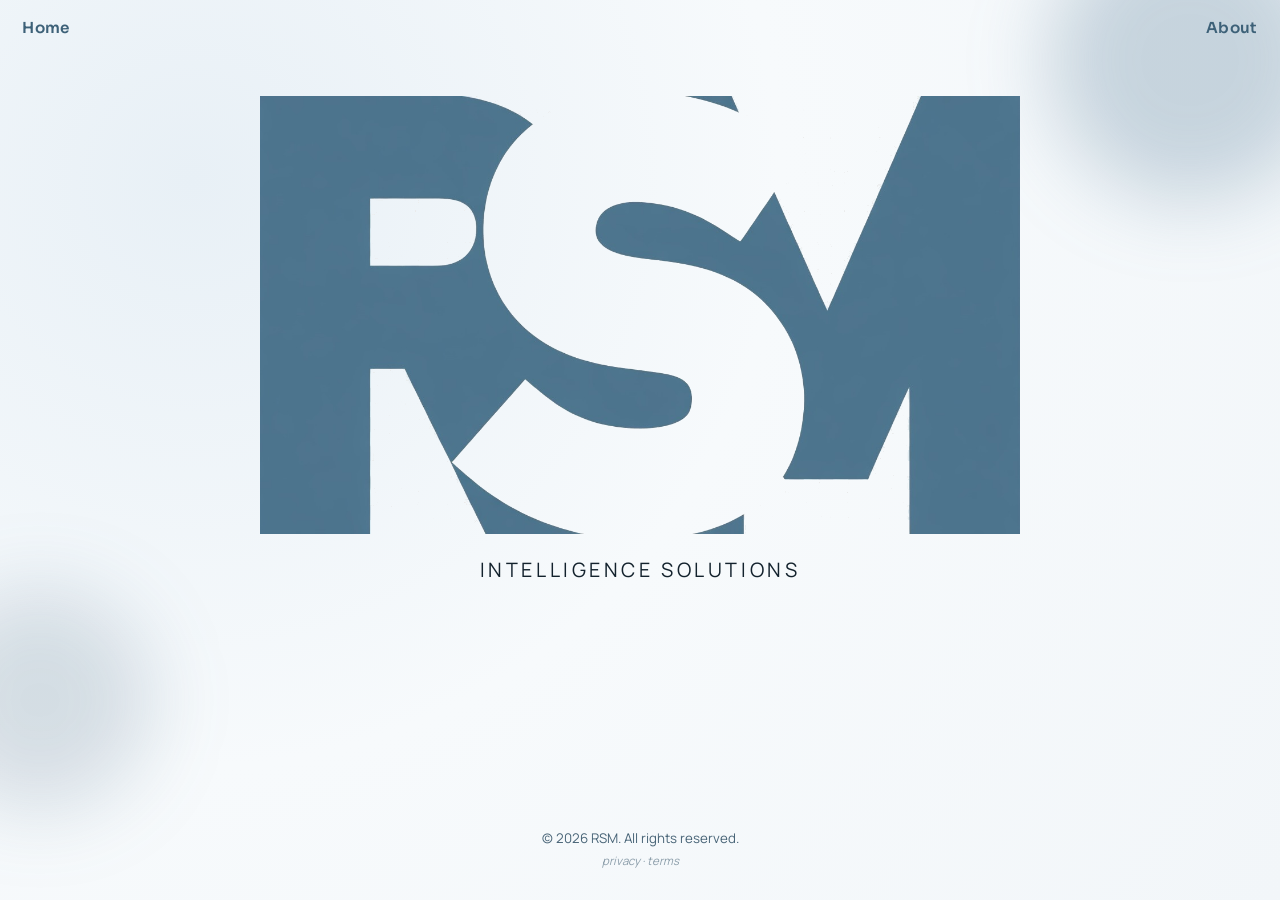
<file: index.html>
<!DOCTYPE html>
<html lang="en">
<head>
  <meta charset="UTF-8">
  <meta name="viewport" content="width=device-width, initial-scale=1.0">
  <title>RSM</title>
  <meta name="description" content="RS Managment contact information and company overview.">
  <link rel="preconnect" href="https://fonts.googleapis.com">
  <link rel="preconnect" href="https://fonts.gstatic.com" crossorigin>
  <link href="https://fonts.googleapis.com/css2?family=Manrope:wght@400;500;700&family=Sora:wght@500;700&display=swap" rel="stylesheet">
  <link rel="stylesheet" href="styles.css?v=20260324e">
</head>
<body>
  <div class="site-bg" aria-hidden="true"></div>

  <header class="nav-wrap">
    <nav class="nav" aria-label="Main">
      <a class="nav-home" href="#home">Home</a>
      <div class="nav-dropdown">
        <button class="nav-about" type="button" aria-haspopup="true" aria-expanded="false" aria-controls="about-menu">
          About
        </button>
        <div class="nav-dropdown-menu" id="about-menu" role="menu" aria-label="About menu">
          <a class="nav-dropdown-item" role="menuitem" href="/about/">About</a>
          <a class="nav-dropdown-item" role="menuitem" href="/privacy/">Privacy</a>
          <a class="nav-dropdown-item" role="menuitem" href="/terms/">Terms</a>
        </div>
      </div>
    </nav>
  </header>

  <main>
    <section id="home" class="hero">
      <img src="assets/rsm-logo-1.png" alt="RSM logo" class="hero-logo">
      <p class="subtitle">Intelligence Solutions</p>
    </section>

  </main>

  <footer class="footer">
    <small>© <span id="year"></span> RSM. All rights reserved.</small>
    <div class="footer-links"><a href="/privacy/">privacy</a> &middot; <a href="/terms/">terms</a></div>
  </footer>

  <script>
    document.getElementById("year").textContent = new Date().getFullYear();

    const dropdown = document.querySelector(".nav-dropdown");
    const toggle = dropdown.querySelector(".nav-about");

    toggle.addEventListener("click", () => {
      const isOpen = dropdown.classList.toggle("open");
      toggle.setAttribute("aria-expanded", isOpen ? "true" : "false");
    });

    document.addEventListener("click", (event) => {
      if (!dropdown.contains(event.target)) {
        dropdown.classList.remove("open");
        toggle.setAttribute("aria-expanded", "false");
      }
    });

    document.addEventListener("keydown", (event) => {
      if (event.key === "Escape") {
        dropdown.classList.remove("open");
        toggle.setAttribute("aria-expanded", "false");
      }
    });
  </script>
</body>
</html>
</file>
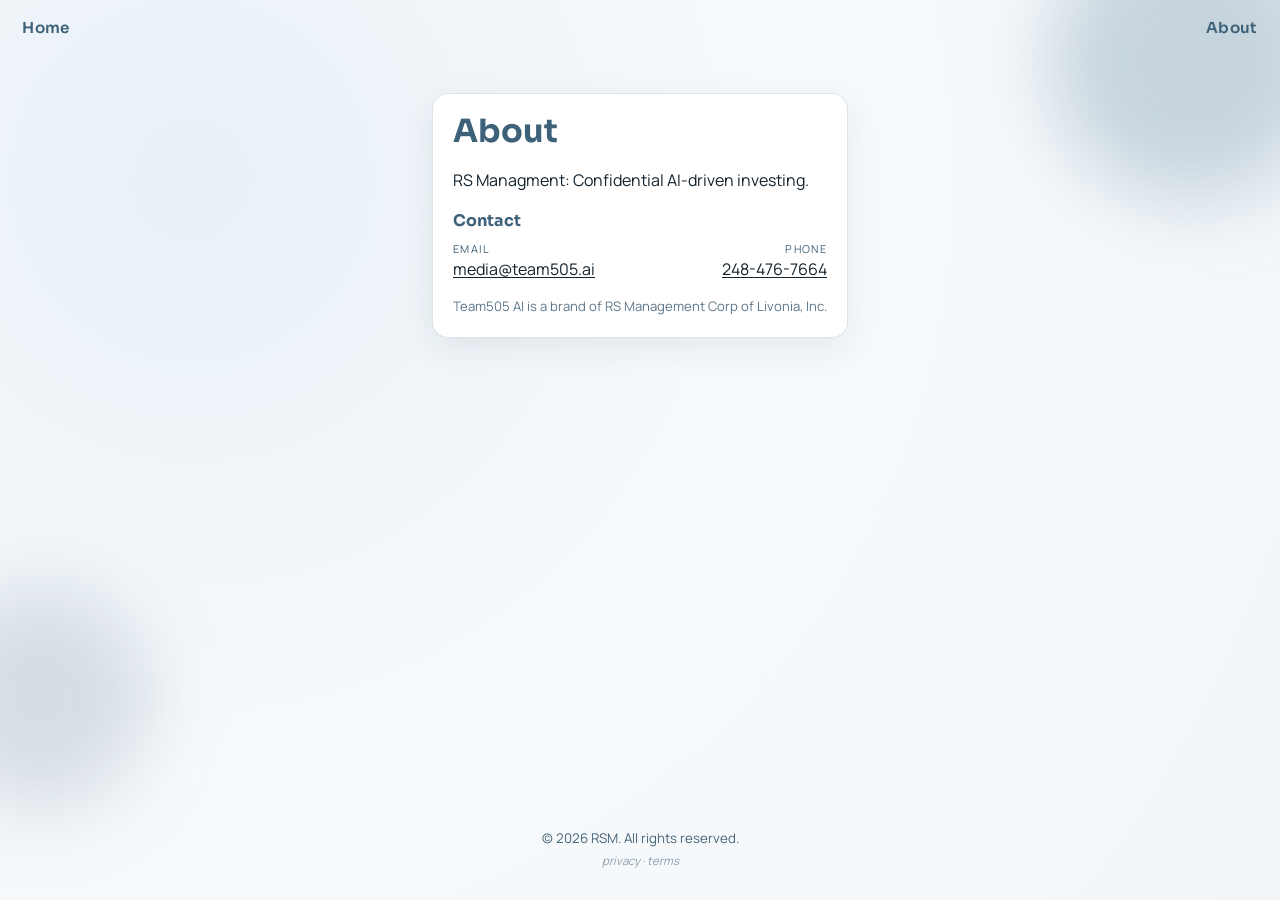
<file: about/index.html>
<!DOCTYPE html>
<html lang="en">
<head>
  <meta charset="UTF-8">
  <meta name="viewport" content="width=device-width, initial-scale=1.0">
  <title>About | RS Management</title>
  <meta name="description" content="About RS Management Corp of Livonia, Inc.">
  <link rel="preconnect" href="https://fonts.googleapis.com">
  <link rel="preconnect" href="https://fonts.gstatic.com" crossorigin>
  <link href="https://fonts.googleapis.com/css2?family=Manrope:wght@400;500;700&family=Sora:wght@500;700&display=swap" rel="stylesheet">
  <link rel="stylesheet" href="../styles.css?v=20260324e">
</head>
<body>
  <div class="site-bg" aria-hidden="true"></div>

  <header class="nav-wrap">
    <nav class="nav" aria-label="Main">
      <a class="nav-home" href="/">Home</a>
      <div class="nav-dropdown">
        <button class="nav-about" type="button" aria-haspopup="true" aria-expanded="false" aria-controls="about-menu">
          About
        </button>
        <div class="nav-dropdown-menu" id="about-menu" role="menu" aria-label="About menu">
          <a class="nav-dropdown-item" role="menuitem" href="/about/">About</a>
          <a class="nav-dropdown-item" role="menuitem" href="/privacy/">Privacy</a>
          <a class="nav-dropdown-item" role="menuitem" href="/terms/">Terms</a>
        </div>
      </div>
    </nav>
  </header>

  <main class="policy-main">
    <section class="policy-card">
      <h1>About</h1>

      <section class="policy-section">
        <p>RS Managment: Confidential AI-driven investing.</p>
      </section>

      <section class="policy-section">
        <h2>Contact</h2>
        <div class="contact-grid">
          <div>
            <p class="label">Email</p>
            <a href="mailto:media@team505.ai">media@team505.ai</a>
          </div>
          <div>
            <p class="label">Phone</p>
            <a href="tel:+12484767664">248-476-7664</a>
          </div>
        </div>
      </section>

      <section class="policy-section">
        <p class="legal-disclaimer">Team505 AI is a brand of RS Management Corp of Livonia, Inc.</p>
      </section>
    </section>
  </main>

  <footer class="footer">
    <small>© <span id="year"></span> RSM. All rights reserved.</small>
    <div class="footer-links"><a href="/privacy/">privacy</a> &middot; <a href="/terms/">terms</a></div>
  </footer>

  <script>
    document.getElementById("year").textContent = new Date().getFullYear();

    const dropdown = document.querySelector(".nav-dropdown");
    const toggle = dropdown.querySelector(".nav-about");

    toggle.addEventListener("click", () => {
      const isOpen = dropdown.classList.toggle("open");
      toggle.setAttribute("aria-expanded", isOpen ? "true" : "false");
    });

    document.addEventListener("click", (event) => {
      if (!dropdown.contains(event.target)) {
        dropdown.classList.remove("open");
        toggle.setAttribute("aria-expanded", "false");
      }
    });

    document.addEventListener("keydown", (event) => {
      if (event.key === "Escape") {
        dropdown.classList.remove("open");
        toggle.setAttribute("aria-expanded", "false");
      }
    });
  </script>
</body>
</html>
</file>
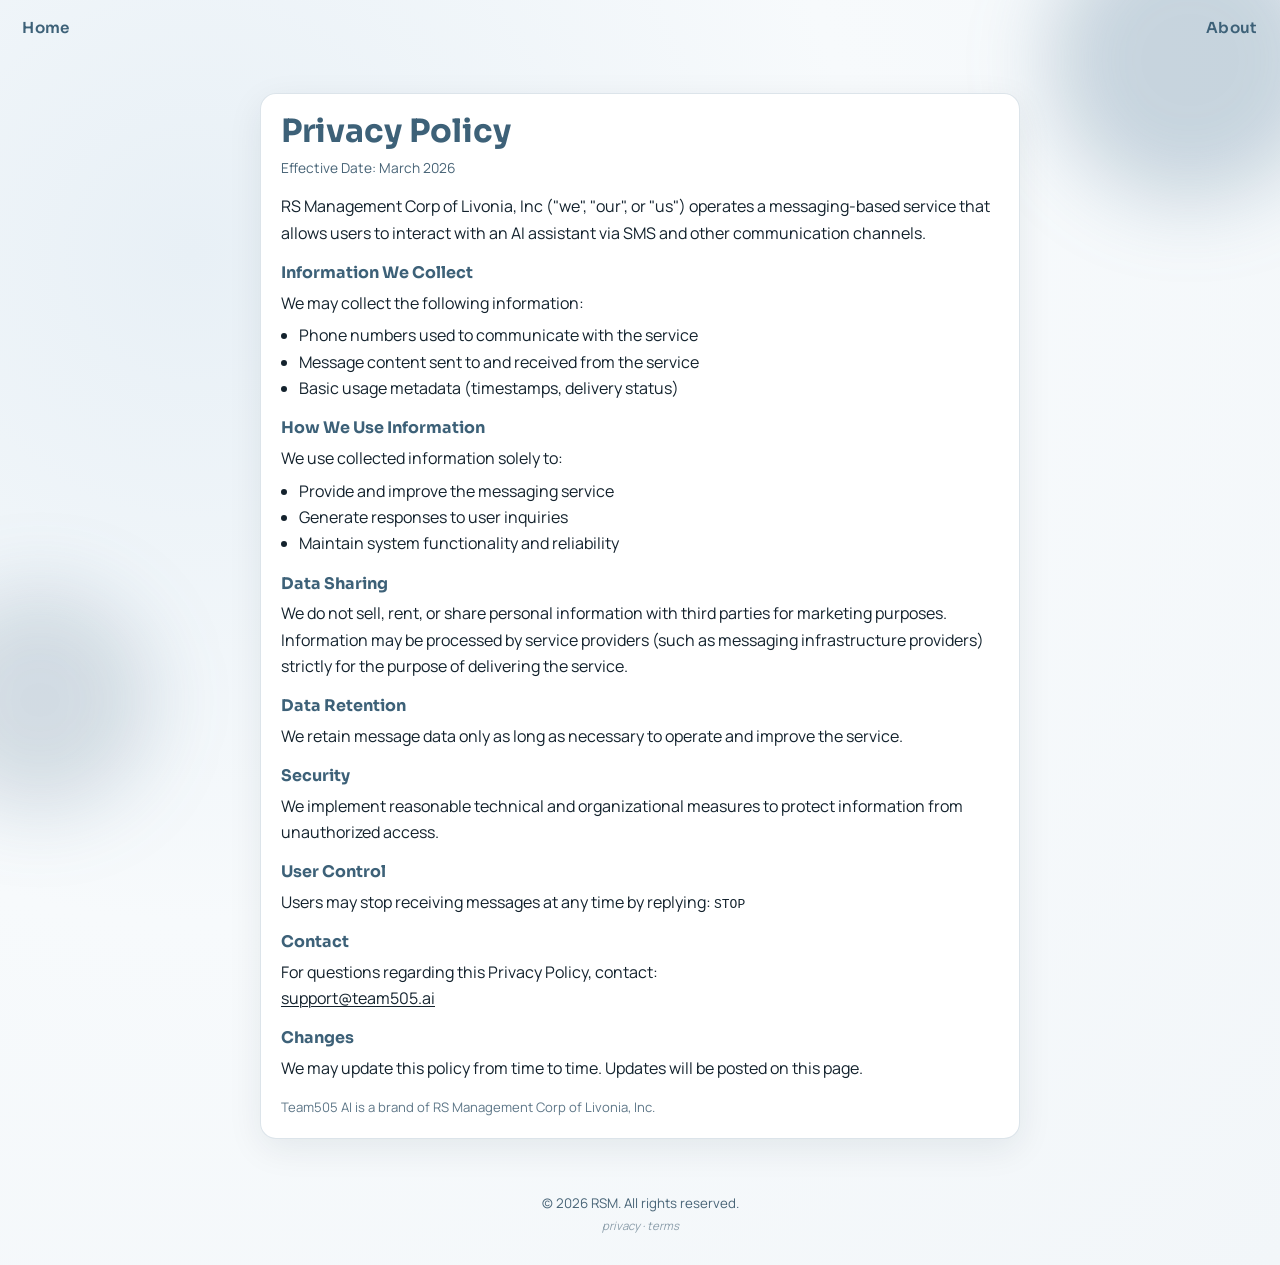
<file: privacy/index.html>
<!DOCTYPE html>
<html lang="en">
<head>
  <meta charset="UTF-8">
  <meta name="viewport" content="width=device-width, initial-scale=1.0">
  <title>Privacy Policy | Team505</title>
  <meta name="description" content="Privacy Policy for Team505 messaging services.">
  <link rel="preconnect" href="https://fonts.googleapis.com">
  <link rel="preconnect" href="https://fonts.gstatic.com" crossorigin>
  <link href="https://fonts.googleapis.com/css2?family=Manrope:wght@400;500;700&family=Sora:wght@500;700&display=swap" rel="stylesheet">
  <link rel="stylesheet" href="../styles.css?v=20260324e">
</head>
<body>
  <div class="site-bg" aria-hidden="true"></div>

  <header class="nav-wrap">
    <nav class="nav" aria-label="Main">
      <a class="nav-home" href="/">Home</a>
      <div class="nav-dropdown">
        <button class="nav-about" type="button" aria-haspopup="true" aria-expanded="false" aria-controls="about-menu">
          About
        </button>
        <div class="nav-dropdown-menu" id="about-menu" role="menu" aria-label="About menu">
          <a class="nav-dropdown-item" role="menuitem" href="/about/">About</a>
          <a class="nav-dropdown-item" role="menuitem" href="/privacy/">Privacy</a>
          <a class="nav-dropdown-item" role="menuitem" href="/terms/">Terms</a>
        </div>
      </div>
    </nav>
  </header>

  <main class="policy-main">
    <section class="policy-card">
      <h1>Privacy Policy</h1>
      <p class="effective-date">Effective Date: March 2026</p>

      <section class="policy-section">
        <p>
          RS Management Corp of Livonia, Inc ("we", "our", or "us") operates a messaging-based service
          that allows users to interact with an AI assistant via SMS and other communication
          channels.
        </p>
      </section>

      <section class="policy-section">
        <h2>Information We Collect</h2>
        <p>We may collect the following information:</p>
        <ul class="policy-list">
          <li>Phone numbers used to communicate with the service</li>
          <li>Message content sent to and received from the service</li>
          <li>Basic usage metadata (timestamps, delivery status)</li>
        </ul>
      </section>

      <section class="policy-section">
        <h2>How We Use Information</h2>
        <p>We use collected information solely to:</p>
        <ul class="policy-list">
          <li>Provide and improve the messaging service</li>
          <li>Generate responses to user inquiries</li>
          <li>Maintain system functionality and reliability</li>
        </ul>
      </section>

      <section class="policy-section">
        <h2>Data Sharing</h2>
        <p>
          We do not sell, rent, or share personal information with third parties for marketing
          purposes.
        </p>
        <p class="policy-contact">
          Information may be processed by service providers (such as messaging infrastructure
          providers) strictly for the purpose of delivering the service.
        </p>
      </section>

      <section class="policy-section">
        <h2>Data Retention</h2>
        <p>
          We retain message data only as long as necessary to operate and improve the service.
        </p>
      </section>

      <section class="policy-section">
        <h2>Security</h2>
        <p>
          We implement reasonable technical and organizational measures to protect information
          from unauthorized access.
        </p>
      </section>

      <section class="policy-section">
        <h2>User Control</h2>
        <p>Users may stop receiving messages at any time by replying: <code>STOP</code></p>
      </section>

      <section class="policy-section">
        <h2>Contact</h2>
        <p>For questions regarding this Privacy Policy, contact:</p>
        <p class="policy-contact"><a href="mailto:support@team505.ai">support@team505.ai</a></p>
      </section>

      <section class="policy-section">
        <h2>Changes</h2>
        <p>
          We may update this policy from time to time. Updates will be posted on this page.
        </p>
      </section>

      <section class="policy-section">
        <p class="legal-disclaimer">Team505 AI is a brand of RS Management Corp of Livonia, Inc.</p>
      </section>
    </section>
  </main>

  <footer class="footer">
    <small>© <span id="year"></span> RSM. All rights reserved.</small>
    <div class="footer-links"><a href="/privacy/">privacy</a> &middot; <a href="/terms/">terms</a></div>
  </footer>

  <script>
    document.getElementById("year").textContent = new Date().getFullYear();

    const dropdown = document.querySelector(".nav-dropdown");
    const toggle = dropdown.querySelector(".nav-about");

    toggle.addEventListener("click", () => {
      const isOpen = dropdown.classList.toggle("open");
      toggle.setAttribute("aria-expanded", isOpen ? "true" : "false");
    });

    document.addEventListener("click", (event) => {
      if (!dropdown.contains(event.target)) {
        dropdown.classList.remove("open");
        toggle.setAttribute("aria-expanded", "false");
      }
    });

    document.addEventListener("keydown", (event) => {
      if (event.key === "Escape") {
        dropdown.classList.remove("open");
        toggle.setAttribute("aria-expanded", "false");
      }
    });
  </script>
</body>
</html>
</file>
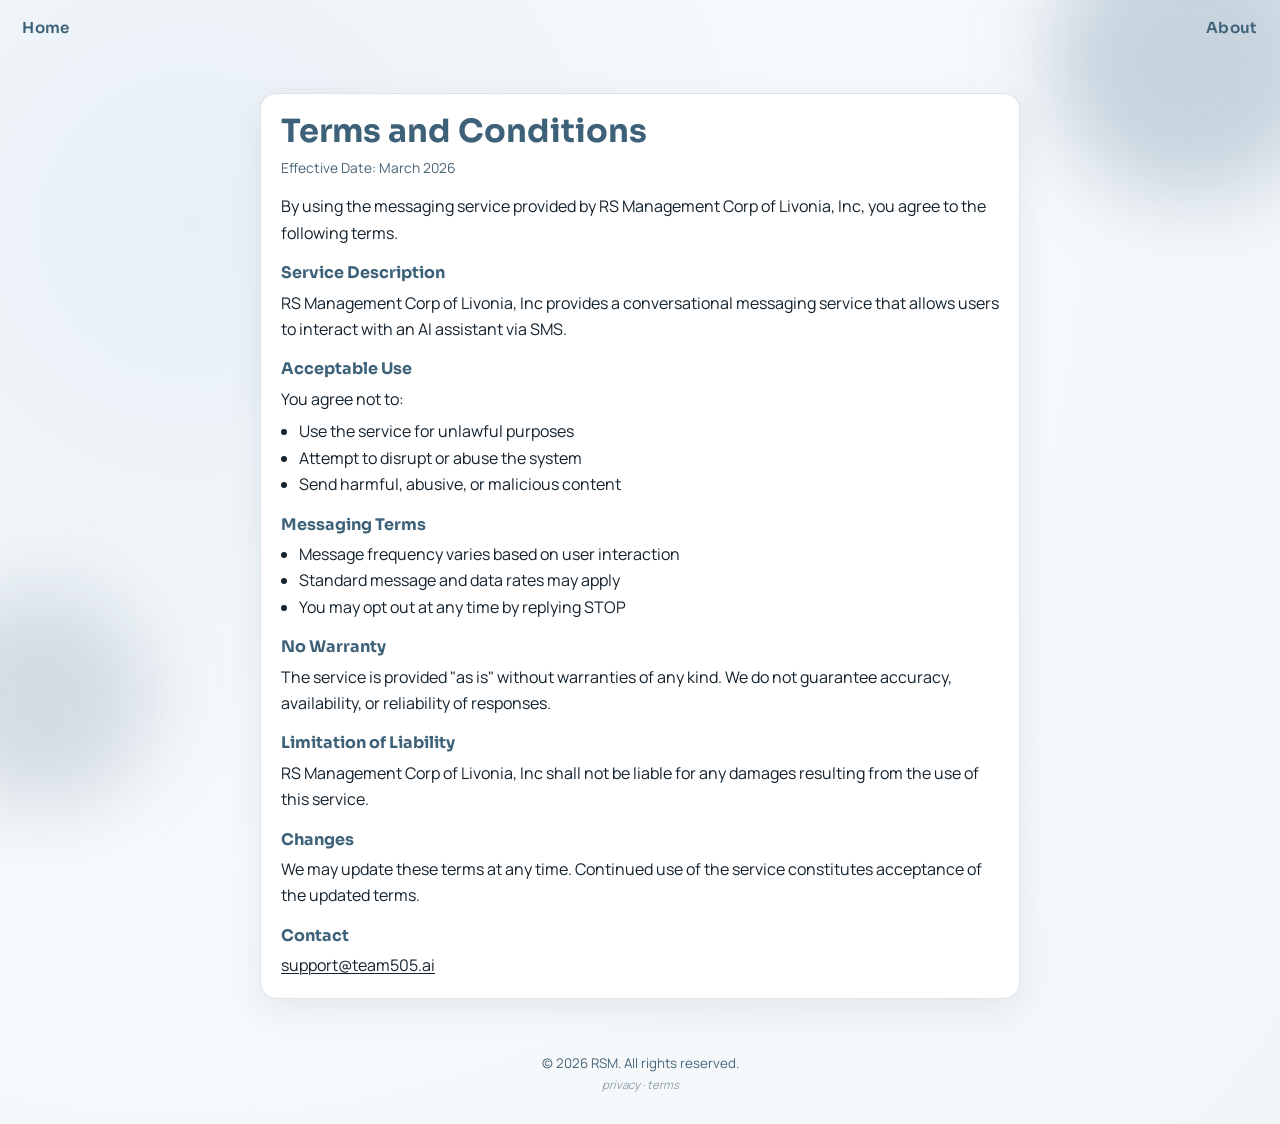
<file: terms/index.html>
<!DOCTYPE html>
<html lang="en">
<head>
  <meta charset="UTF-8">
  <meta name="viewport" content="width=device-width, initial-scale=1.0">
  <title>Terms and Conditions | Team505</title>
  <meta name="description" content="Terms and Conditions for Team505 messaging services.">
  <link rel="preconnect" href="https://fonts.googleapis.com">
  <link rel="preconnect" href="https://fonts.gstatic.com" crossorigin>
  <link href="https://fonts.googleapis.com/css2?family=Manrope:wght@400;500;700&family=Sora:wght@500;700&display=swap" rel="stylesheet">
  <link rel="stylesheet" href="../styles.css?v=20260324e">
</head>
<body>
  <div class="site-bg" aria-hidden="true"></div>

  <header class="nav-wrap">
    <nav class="nav" aria-label="Main">
      <a class="nav-home" href="/">Home</a>
      <div class="nav-dropdown">
        <button class="nav-about" type="button" aria-haspopup="true" aria-expanded="false" aria-controls="about-menu">
          About
        </button>
        <div class="nav-dropdown-menu" id="about-menu" role="menu" aria-label="About menu">
          <a class="nav-dropdown-item" role="menuitem" href="/about/">About</a>
          <a class="nav-dropdown-item" role="menuitem" href="/privacy/">Privacy</a>
          <a class="nav-dropdown-item" role="menuitem" href="/terms/">Terms</a>
        </div>
      </div>
    </nav>
  </header>

  <main class="policy-main">
    <section class="policy-card">
      <h1>Terms and Conditions</h1>
      <p class="effective-date">Effective Date: March 2026</p>

      <section class="policy-section">
        <p>
          By using the messaging service provided by RS Management Corp of Livonia, Inc, you agree to the following terms.
        </p>
      </section>

      <section class="policy-section">
        <h2>Service Description</h2>
        <p>
          RS Management Corp of Livonia, Inc provides a conversational messaging service that allows users to interact
          with an AI assistant via SMS.
        </p>
      </section>

      <section class="policy-section">
        <h2>Acceptable Use</h2>
        <p>You agree not to:</p>
        <ul class="policy-list">
          <li>Use the service for unlawful purposes</li>
          <li>Attempt to disrupt or abuse the system</li>
          <li>Send harmful, abusive, or malicious content</li>
        </ul>
      </section>

      <section class="policy-section">
        <h2>Messaging Terms</h2>
        <ul class="policy-list">
          <li>Message frequency varies based on user interaction</li>
          <li>Standard message and data rates may apply</li>
          <li>You may opt out at any time by replying STOP</li>
        </ul>
      </section>

      <section class="policy-section">
        <h2>No Warranty</h2>
        <p>
          The service is provided "as is" without warranties of any kind. We do not guarantee
          accuracy, availability, or reliability of responses.
        </p>
      </section>

      <section class="policy-section">
        <h2>Limitation of Liability</h2>
        <p>
          RS Management Corp of Livonia, Inc shall not be liable for any damages resulting from
          the use of this service.
        </p>
      </section>

      <section class="policy-section">
        <h2>Changes</h2>
        <p>
          We may update these terms at any time. Continued use of the service constitutes
          acceptance of the updated terms.
        </p>
      </section>

      <section class="policy-section">
        <h2>Contact</h2>
        <p class="policy-contact"><a href="mailto:support@team505.ai">support@team505.ai</a></p>
      </section>
    </section>
  </main>

  <footer class="footer">
    <small>© <span id="year"></span> RSM. All rights reserved.</small>
    <div class="footer-links"><a href="/privacy/">privacy</a> &middot; <a href="/terms/">terms</a></div>
  </footer>

  <script>
    document.getElementById("year").textContent = new Date().getFullYear();

    const dropdown = document.querySelector(".nav-dropdown");
    const toggle = dropdown.querySelector(".nav-about");

    toggle.addEventListener("click", () => {
      const isOpen = dropdown.classList.toggle("open");
      toggle.setAttribute("aria-expanded", isOpen ? "true" : "false");
    });

    document.addEventListener("click", (event) => {
      if (!dropdown.contains(event.target)) {
        dropdown.classList.remove("open");
        toggle.setAttribute("aria-expanded", "false");
      }
    });

    document.addEventListener("keydown", (event) => {
      if (event.key === "Escape") {
        dropdown.classList.remove("open");
        toggle.setAttribute("aria-expanded", "false");
      }
    });
  </script>
</body>
</html>
</file>
<file: styles.css>
:root {
  --logo-blue: #4f7894;
  --logo-blue-deep: #3d6178;
  --ink: #13222d;
  --surface: #ffffff;
  --surface-soft: #f4f7fa;
  --line: rgba(79, 120, 148, 0.2);
}

* {
  box-sizing: border-box;
}

html,
body {
  margin: 0;
  padding: 0;
}

body {
  min-height: 100vh;
  display: flex;
  flex-direction: column;
  font-family: "Manrope", sans-serif;
  color: var(--ink);
  background: radial-gradient(circle at 15% 20%, #e8f0f6 0%, #f7fafc 45%, #f2f6f9 100%);
  overflow-x: hidden;
}

.site-bg::before,
.site-bg::after {
  content: "";
  position: fixed;
  z-index: -1;
  border-radius: 999px;
  filter: blur(40px);
}

.site-bg::before {
  width: 280px;
  height: 280px;
  top: -80px;
  right: -50px;
  background: rgba(79, 120, 148, 0.28);
}

.site-bg::after {
  width: 220px;
  height: 220px;
  bottom: 10%;
  left: -70px;
  background: rgba(61, 97, 120, 0.18);
}

.nav-wrap {
  padding: 1.1rem 1.4rem;
}

.nav {
  display: flex;
  align-items: center;
}

.nav-home {
  margin-right: auto;
}

.nav-home,
.nav-about,
.nav-dropdown-item {
  text-decoration: none;
  color: var(--logo-blue-deep);
  font-family: "Sora", sans-serif;
  font-size: 0.95rem;
  font-weight: 600;
  letter-spacing: 0.02em;
  transition: opacity 160ms ease, transform 160ms ease;
}

.nav-home:visited,
.nav-dropdown-item:visited {
  color: var(--logo-blue-deep);
  text-decoration: none;
}

.nav-dropdown {
  display: inline-block;
  position: relative;
}

.nav-about {
  display: block;
  border: 0;
  background: transparent;
  padding: 0;
  margin: 0;
  line-height: inherit;
  cursor: pointer;
  user-select: none;
}

.nav-about:focus-visible,
.nav-dropdown-item:focus-visible,
.nav-home:focus-visible {
  outline: 2px solid rgba(79, 120, 148, 0.45);
  outline-offset: 2px;
  border-radius: 6px;
}

.nav-home:hover,
.nav-about:hover,
.nav-dropdown-item:hover {
  opacity: 0.75;
  transform: translateY(-1px);
}

.nav-dropdown-menu {
  position: absolute;
  top: calc(100% + 0.45rem);
  right: 0;
  min-width: 170px;
  background: var(--surface);
  border: 1px solid var(--line);
  border-radius: 12px;
  box-shadow: 0 10px 26px rgba(19, 34, 45, 0.12);
  padding: 0.45rem;
  display: none;
  flex-direction: column;
  align-items: stretch;
  z-index: 10;
}

.nav-dropdown.open .nav-dropdown-menu {
  display: flex;
  gap: 0.15rem;
}

.nav-dropdown-item {
  display: block;
  text-decoration: none;
  color: var(--logo-blue-deep);
  white-space: nowrap;
  padding: 0.4rem 0.45rem;
  border-radius: 8px;
}

.nav-dropdown-item:hover {
  background: var(--surface-soft);
}

main {
  max-width: 980px;
  margin: 0 auto;
  padding: 1.2rem 1.4rem 2rem;
}

.hero {
  text-align: center;
  margin-top: 1.4rem;
  animation: rise 700ms ease forwards;
}

.hero-logo {
  width: min(760px, 62vw);
  height: auto;
}

.eyebrow {
  margin: 1rem 0 0;
  text-transform: uppercase;
  letter-spacing: 0.16em;
  font-size: 0.74rem;
  color: var(--logo-blue-deep);
}

.title {
  font-family: "Sora", sans-serif;
  font-size: clamp(2.3rem, 8vw, 4.2rem);
  margin: 0.4rem 0 0;
  color: var(--logo-blue-deep);
}

.subtitle {
  max-width: 640px;
  margin: 1rem auto 0;
  font-size: clamp(1.08rem, 1.55vw, 1.42rem);
  line-height: 1.55;
  text-transform: uppercase;
  letter-spacing: 0.18em;
}

.card {
  margin: 3rem auto 0;
  max-width: 760px;
  background: var(--surface);
  border: 1px solid var(--line);
  border-radius: 16px;
  padding: 0.65rem 1.25rem 0.9rem;
  font-size: 0.92rem;
  box-shadow: 0 10px 35px rgba(19, 34, 45, 0.08);
  animation: rise 850ms 120ms ease both;
}

.card h2 {
  font-family: "Sora", sans-serif;
  margin-top: 0;
  margin-bottom: 0.55rem;
  font-size: 1.1rem;
  color: var(--logo-blue-deep);
}

.card p {
  line-height: 1.6;
}

.contact-grid {
  margin-top: 0.6rem;
  display: grid;
  grid-template-columns: repeat(2, minmax(0, 1fr));
  gap: 1rem;
}

.contact-grid > div:last-child {
  justify-self: end;
  text-align: right;
}

.label {
  margin: 0 0 0.2rem;
  font-size: 0.68rem;
  text-transform: uppercase;
  letter-spacing: 0.12em;
  color: var(--logo-blue-deep);
}

.contact-grid a {
  color: var(--ink);
  text-decoration-thickness: 1px;
  text-underline-offset: 2px;
}

.footer {
  margin-top: auto;
  text-align: center;
  color: #486477;
  padding: 1.25rem 1rem 2rem;
}

.footer-links {
  display: block;
  margin-top: 0.3rem;
  font-size: 0.72rem;
  font-style: italic;
  opacity: 0.6;
}

.footer-links a {
  color: #486477;
  text-decoration: none;
}

.footer-links a:hover {
  text-decoration: underline;
}

.policy-main {
  flex: 1;
  max-width: 980px;
  margin: 0 auto;
  padding: 1.2rem 1.4rem 2rem;
}

.policy-card {
  margin: 1.2rem auto 0;
  max-width: 760px;
  background: var(--surface);
  border: 1px solid var(--line);
  border-radius: 16px;
  padding: 1.1rem 1.25rem 1.2rem;
  box-shadow: 0 10px 35px rgba(19, 34, 45, 0.08);
  animation: rise 700ms ease both;
}

.policy-card h1 {
  margin: 0;
  font-family: "Sora", sans-serif;
  font-size: clamp(1.5rem, 3.2vw, 2rem);
  color: var(--logo-blue-deep);
}

.effective-date {
  margin: 0.45rem 0 1rem;
  font-size: 0.86rem;
  color: #486477;
}

.policy-section {
  margin-top: 1rem;
}

.policy-section h2 {
  margin: 0 0 0.4rem;
  font-family: "Sora", sans-serif;
  font-size: 1rem;
  color: var(--logo-blue-deep);
}

.policy-section p {
  margin: 0;
  line-height: 1.65;
}

.legal-disclaimer {
  font-size: 0.82rem;
  color: #5e7788;
}

.policy-list {
  margin: 0.4rem 0 0;
  padding-left: 1.1rem;
  line-height: 1.65;
}

.policy-contact {
  margin-top: 0.45rem;
}

.policy-contact a {
  color: var(--ink);
  text-decoration-thickness: 1px;
  text-underline-offset: 2px;
}

@keyframes rise {
  from {
    opacity: 0;
    transform: translateY(12px);
  }
  to {
    opacity: 1;
    transform: translateY(0);
  }
}

@media (max-width: 700px) {
  .nav-wrap {
    padding: 1rem 1rem 0.3rem;
  }

  main {
    padding: 1rem 1rem 1.6rem;
  }

  .policy-main {
    padding: 1rem 1rem 1.6rem;
  }

  .hero {
    margin-top: 0.6rem;
  }

  .nav-dropdown-menu {
    right: 0;
    min-width: 150px;
  }

  .policy-card {
    padding: 0.95rem 1rem 1.05rem;
  }

  .contact-grid {
    grid-template-columns: 1fr;
  }

  .contact-grid > div:last-child {
    justify-self: start;
    text-align: left;
  }
}
</file>
